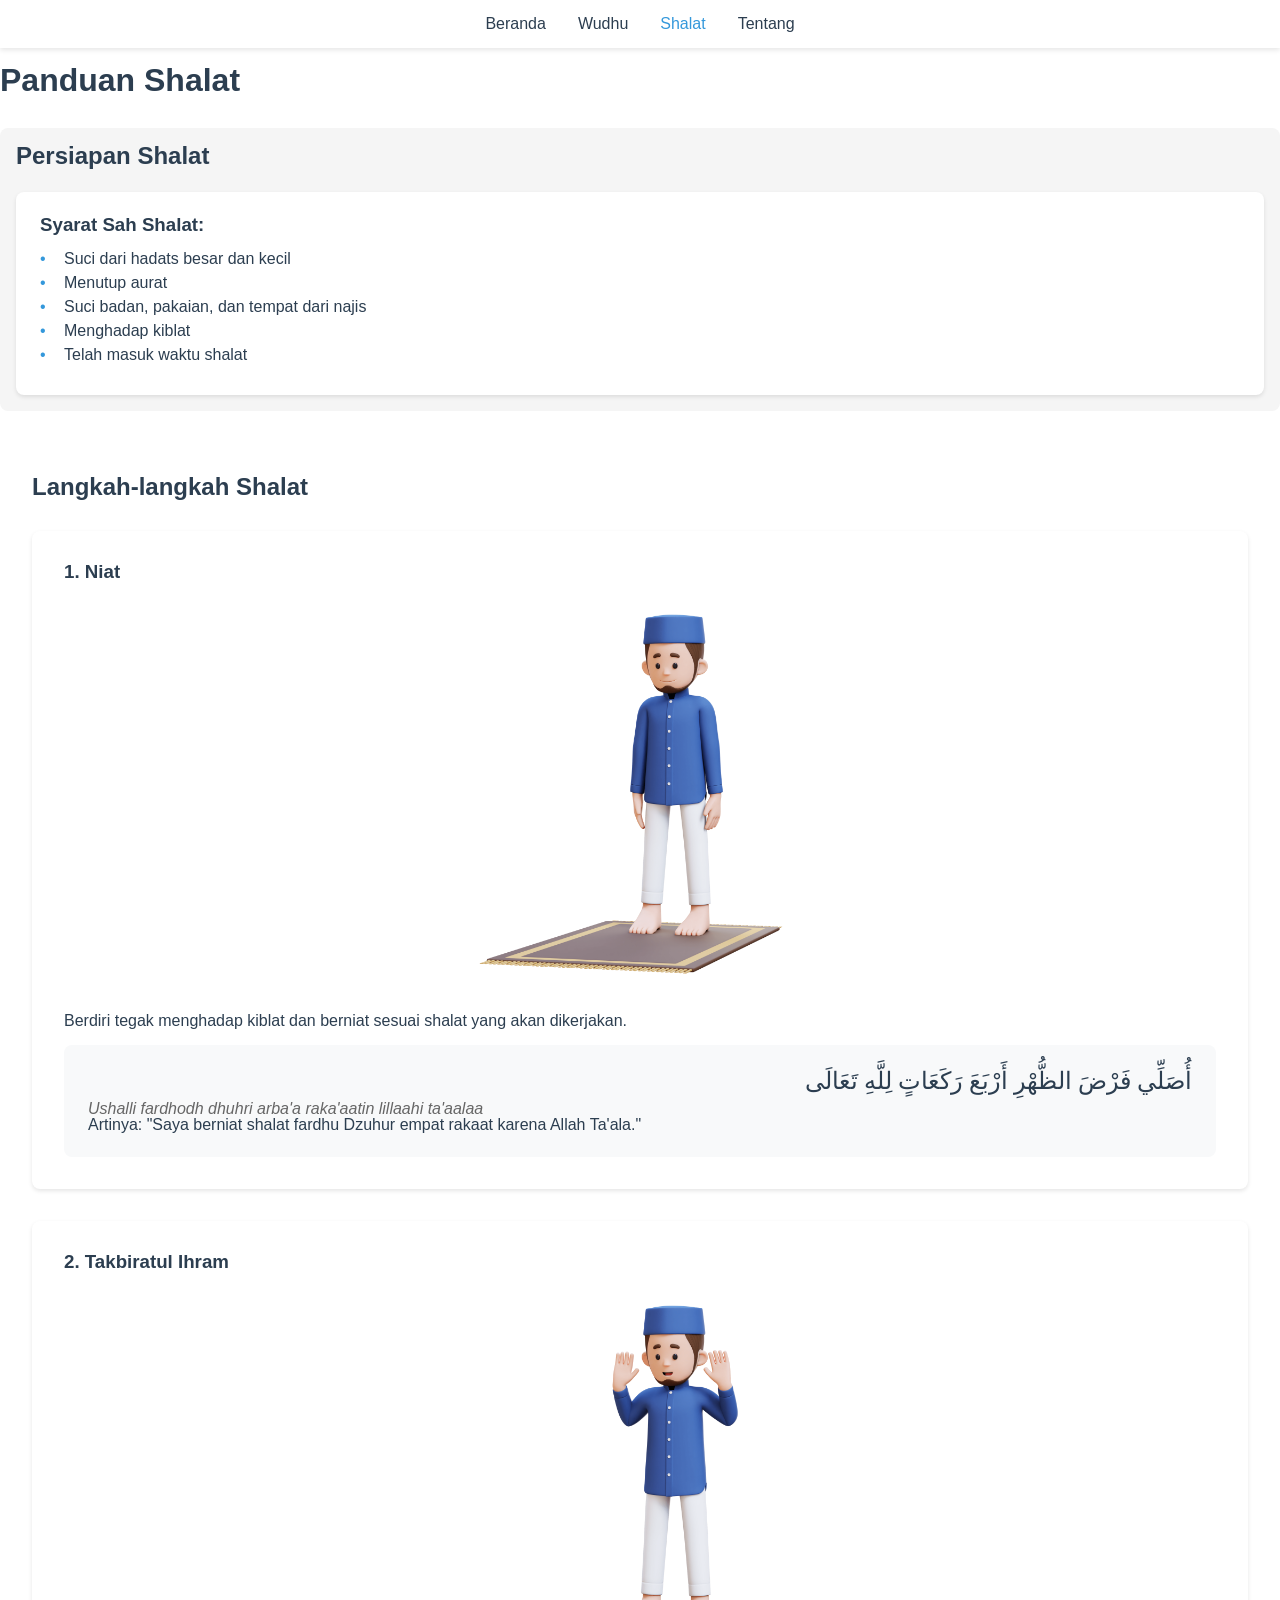
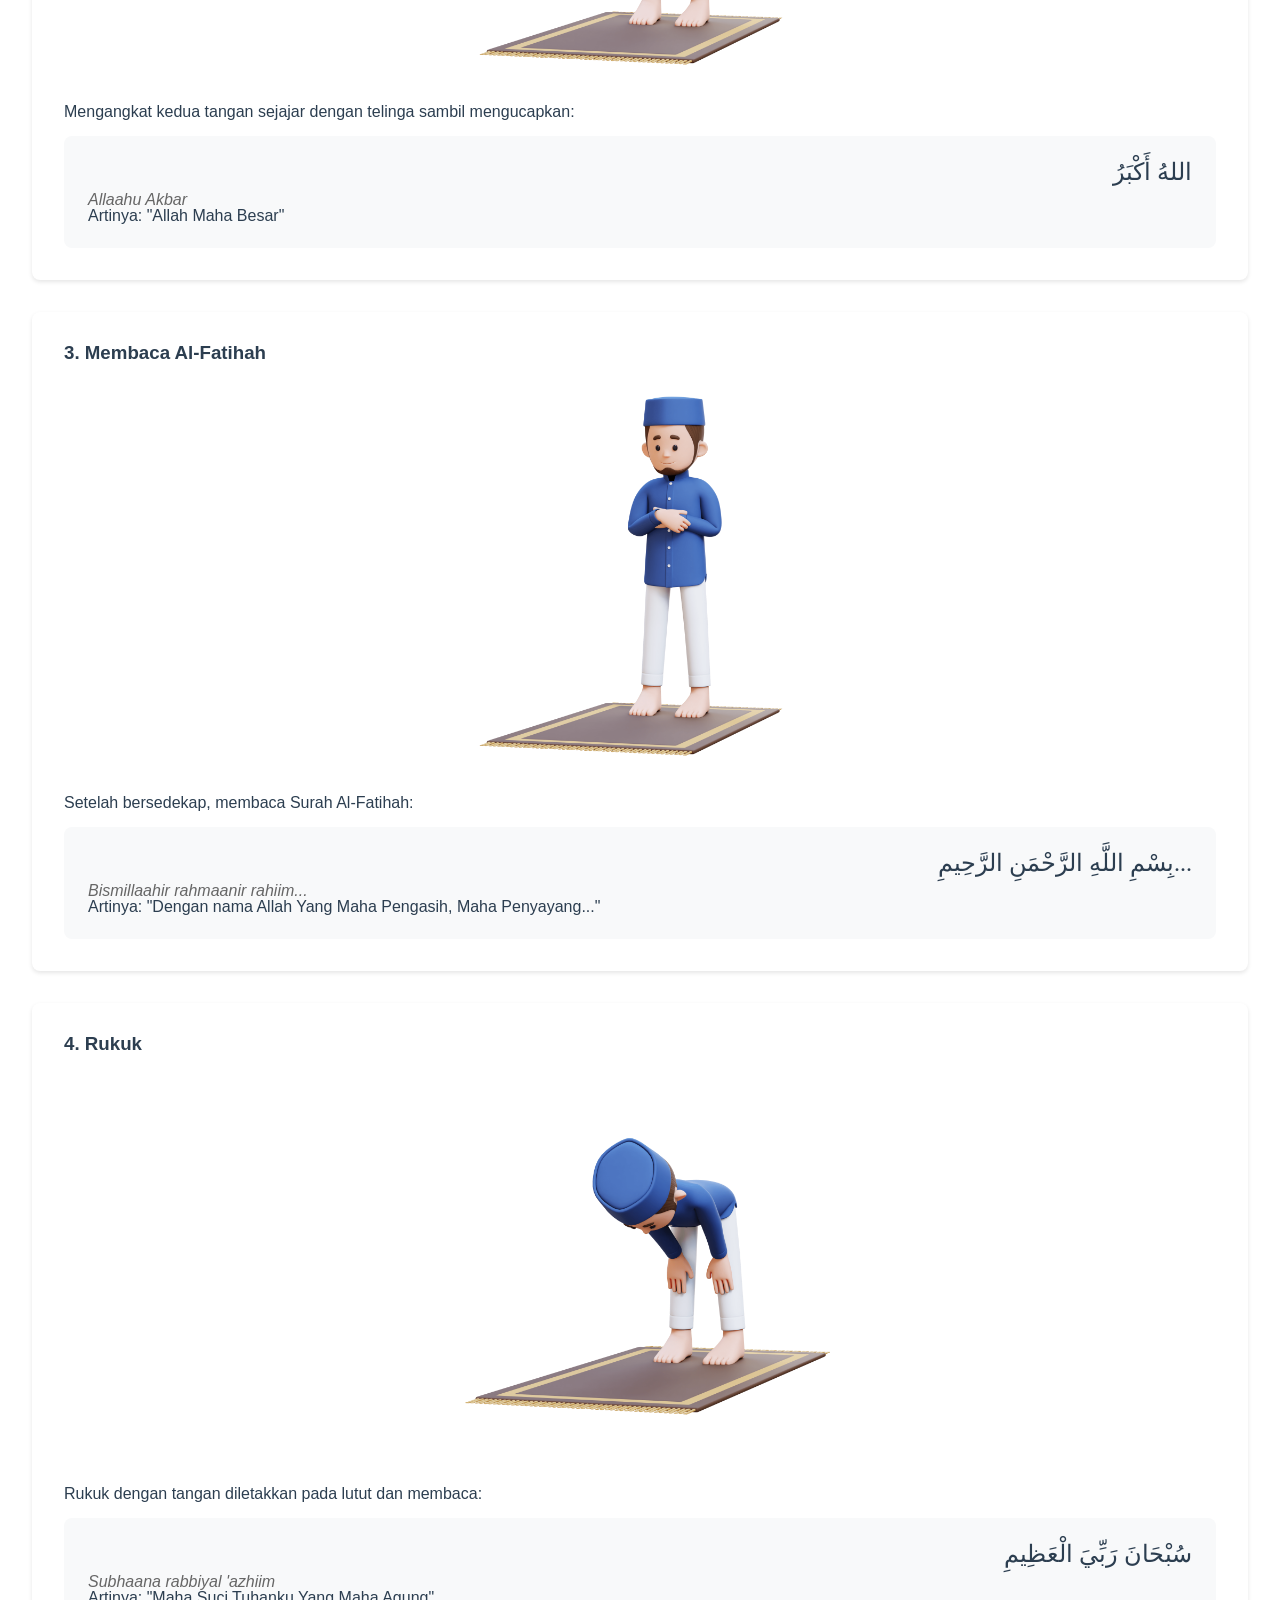
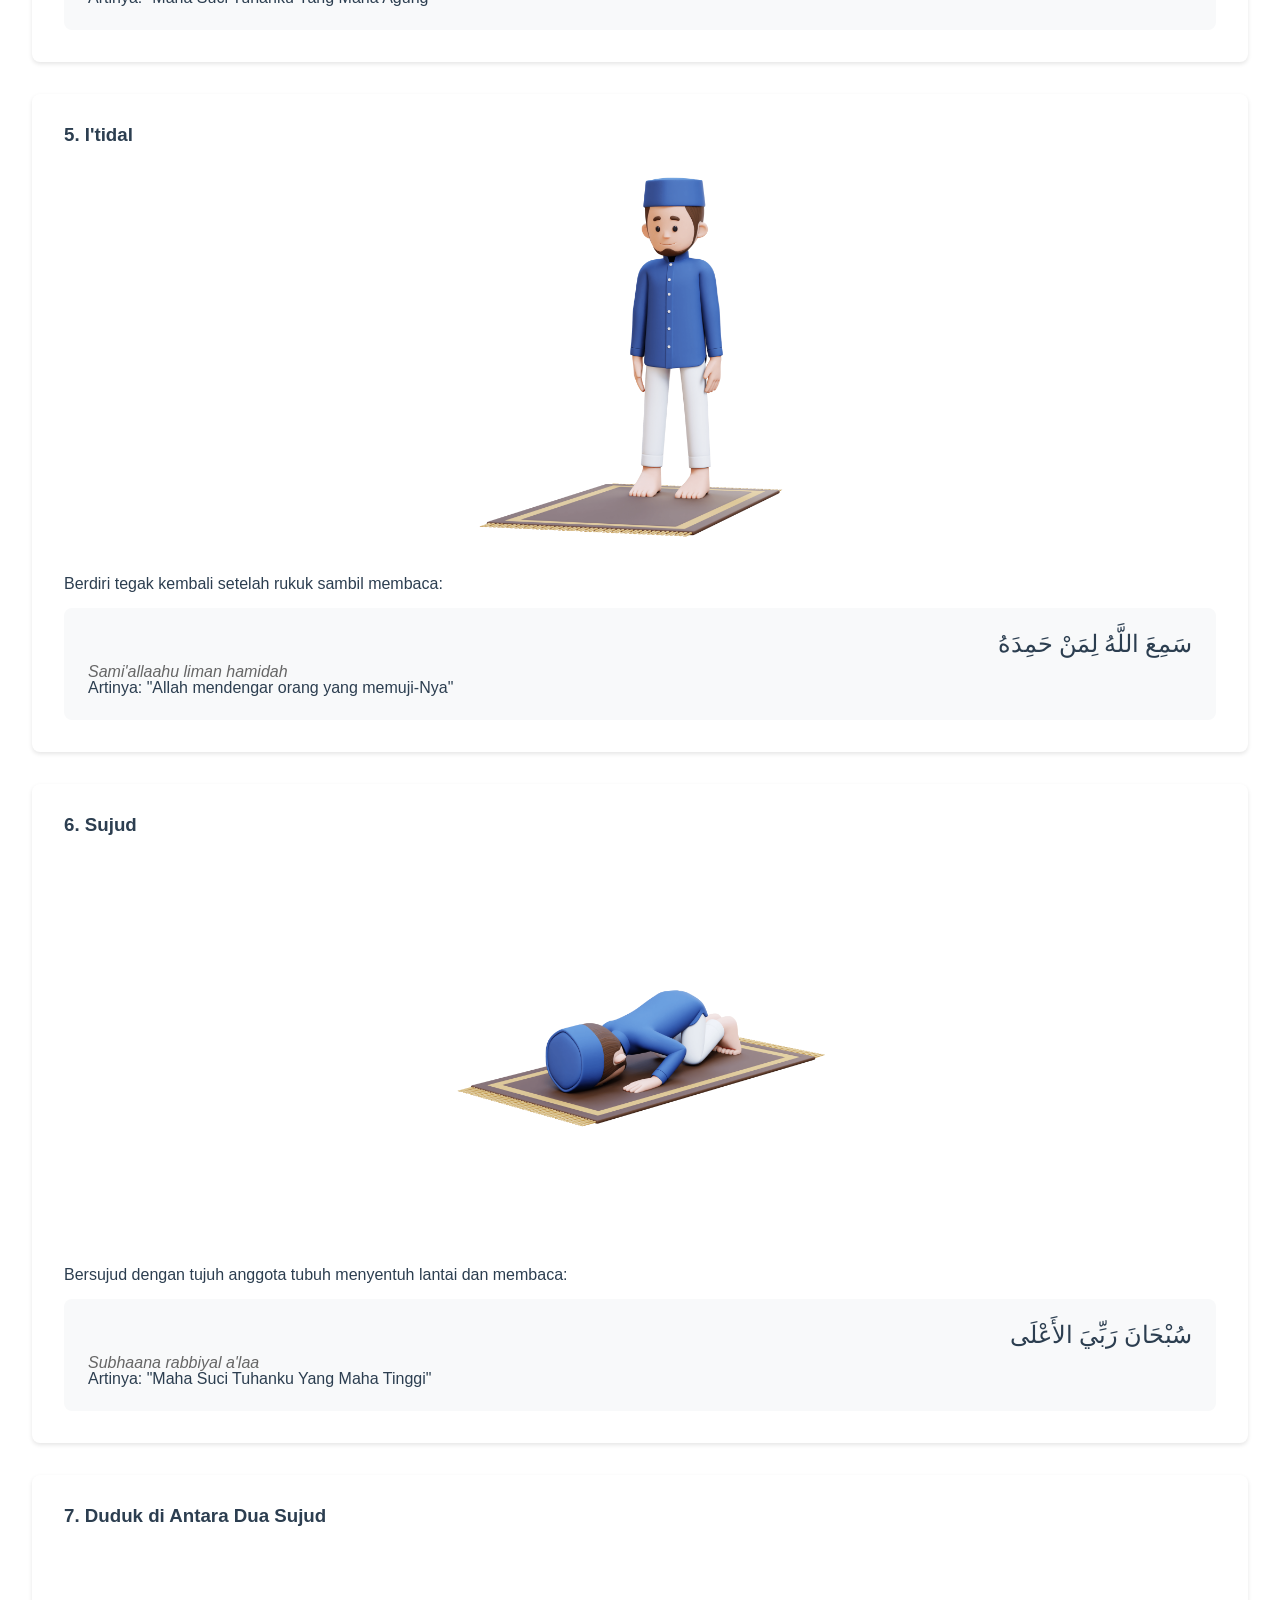
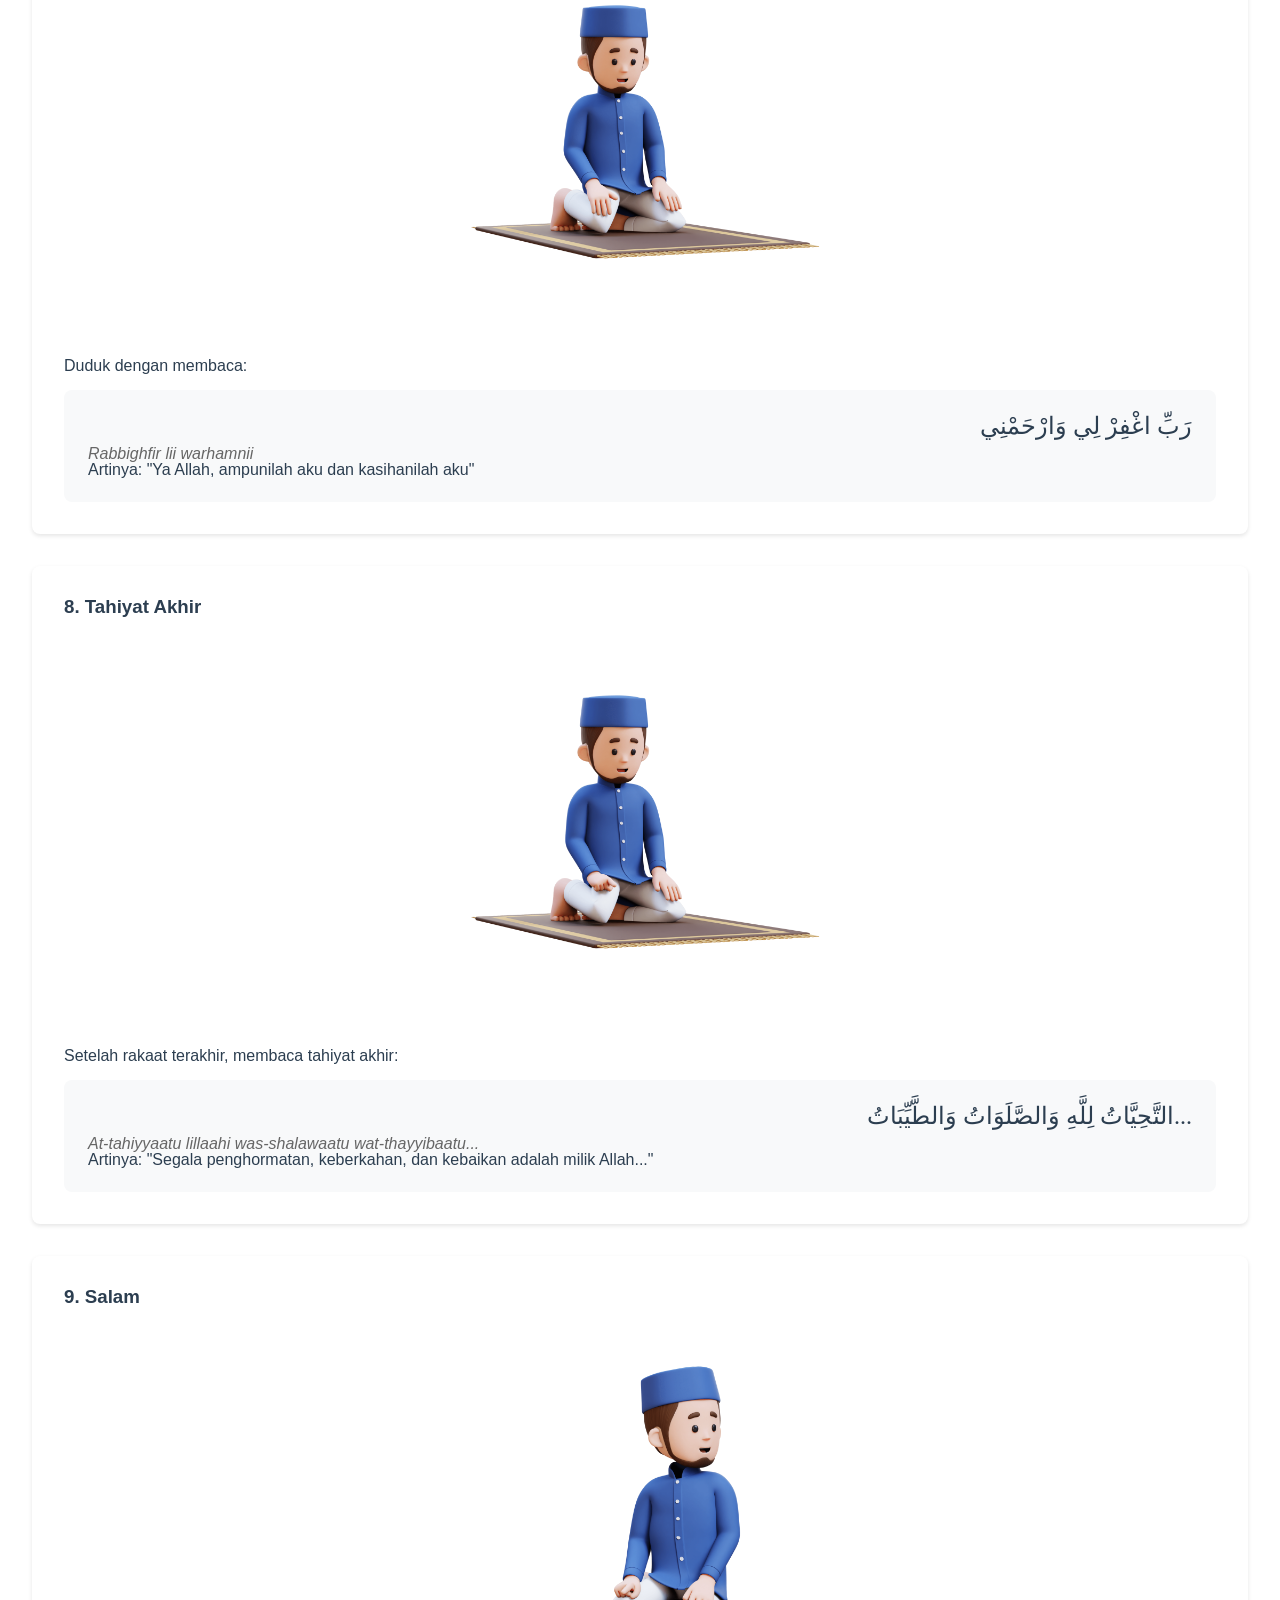
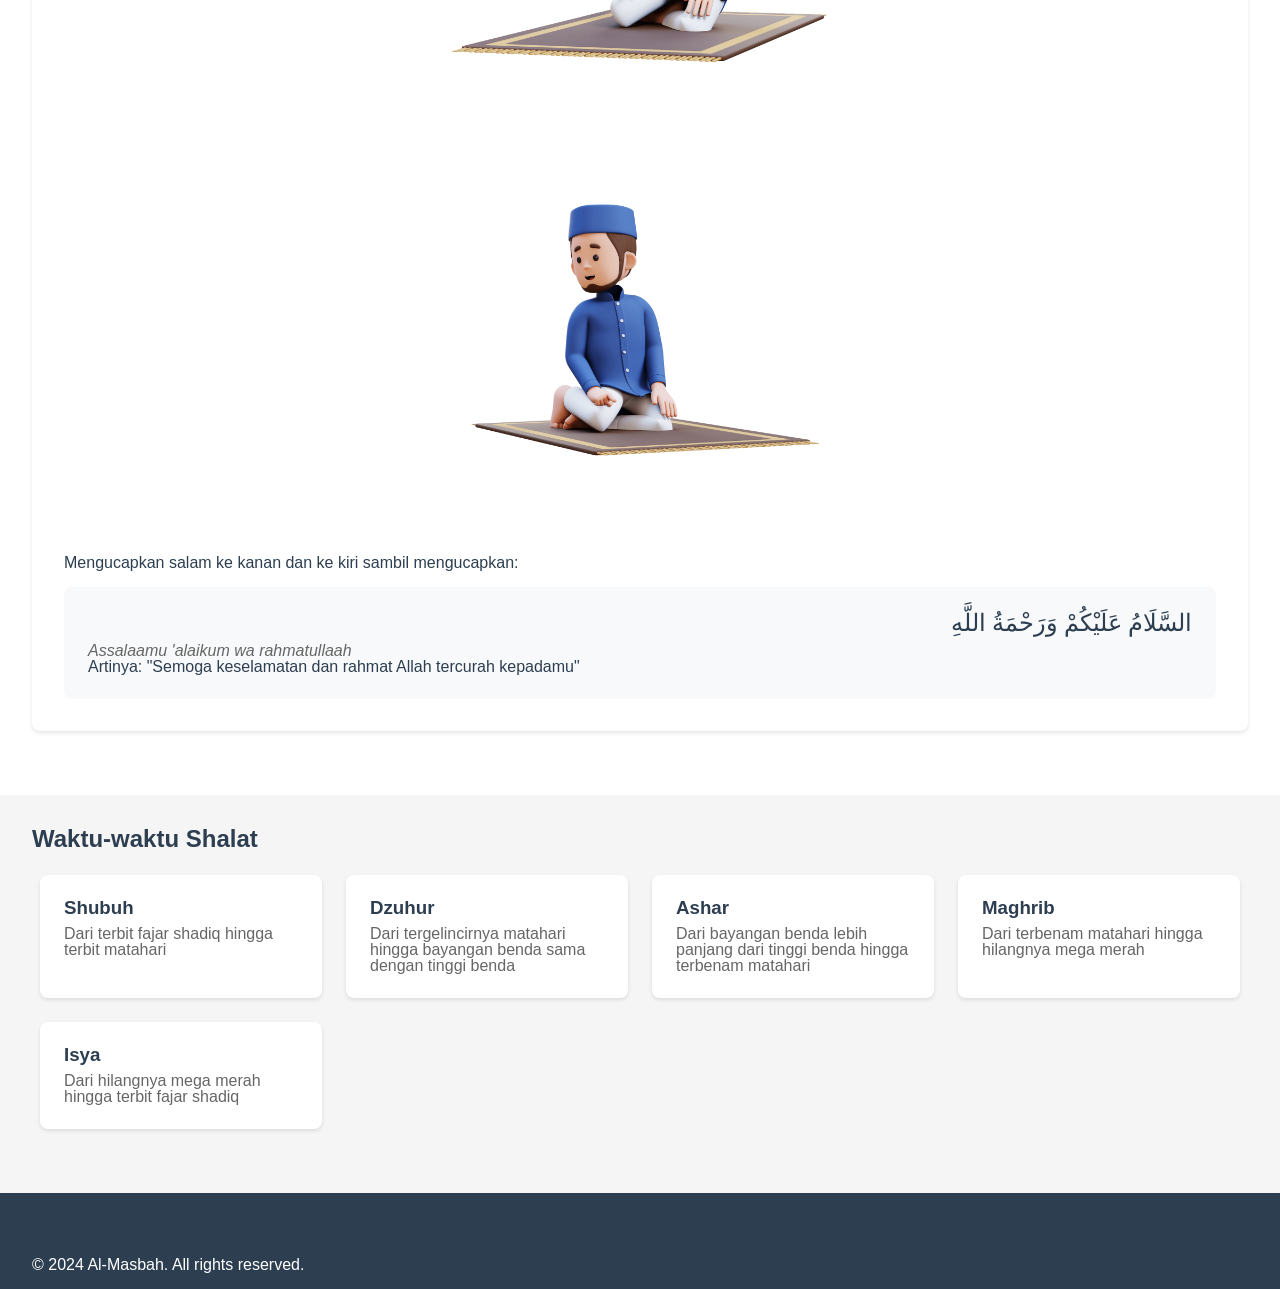
<file: views/shalat-guide.html>
<!DOCTYPE html>
<html lang="id">
<head>
    <meta charset="UTF-8">
    <meta name="viewport" content="width=device-width, initial-scale=1.0">
    <title>Panduan Shalat - Sholat Guide</title>
    <link rel="stylesheet" href="../styles/main.css">
    <link rel="stylesheet" href="../styles/shalat.css">
</head>
<body>
    <header>
        <nav class="navbar">
            <!-- <div class="logo">
                <img src="../assets/logo.png" alt="Logo Al-Masbah">
            </div> -->
            <ul class="nav-links">
                <li><a href="../index.html">Beranda</a></li>
                <li><a href="wudhu-guide.html">Wudhu</a></li>
                <li><a href="shalat-guide.html" class="active">Shalat</a></li>
                <li><a href="about.html">Tentang</a></li>
            </ul>
        </nav>
    </header>

    <main class="main-content">
        <h1 class="page-title">Panduan Shalat</h1>
        
        <section class="shalat-intro">
            <h2>Persiapan Shalat</h2>
            <div class="preparation-list">
                <div class="prep-item">
                    <h3>Syarat Sah Shalat:</h3>
                    <ul>
                        <li>Suci dari hadats besar dan kecil</li>
                        <li>Menutup aurat</li>
                        <li>Suci badan, pakaian, dan tempat dari najis</li>
                        <li>Menghadap kiblat</li>
                        <li>Telah masuk waktu shalat</li>
                    </ul>
                </div>
            </div>
        </section>

        <section class="shalat-steps">
            <h2>Langkah-langkah Shalat</h2>
            
            <div class="step-container">
                <!-- Step 1: Niat -->
                <div class="step-item">
                    <h3>1. Niat</h3>
                    <img src="../assets/shalat-steps/iktidal.png" alt="Niat Shalat">
                    <p>Berdiri tegak menghadap kiblat dan berniat sesuai shalat yang akan dikerjakan.</p>
                    <div class="doa-box">
                        <p class="arab">أُصَلِّي فَرْضَ الظُّهْرِ أَرْبَعَ رَكَعَاتٍ لِلَّهِ تَعَالَى</p>
                        <p class="latin">Ushalli fardhodh dhuhri arba'a raka'aatin lillaahi ta'aalaa</p>
                        <p class="translation">Artinya: "Saya berniat shalat fardhu Dzuhur empat rakaat karena Allah Ta'ala."</p>
                    </div>
                </div>
        
                <!-- Step 2: Takbiratul Ihram -->
                <div class="step-item">
                    <h3>2. Takbiratul Ihram</h3>
                    <img src="../assets/shalat-steps/takbiratulihram.png" alt="Takbiratul Ihram">
                    <p>Mengangkat kedua tangan sejajar dengan telinga sambil mengucapkan:</p>
                    <div class="doa-box">
                        <p class="arab">اللهُ أَكْبَرُ</p>
                        <p class="latin">Allaahu Akbar</p>
                        <p class="translation">Artinya: "Allah Maha Besar"</p>
                    </div>
                </div>
        
                <!-- Step 3: Membaca Al-Fatihah -->
                <div class="step-item">
                    <h3>3. Membaca Al-Fatihah</h3>
                    <img src="../assets/shalat-steps/alfatihah.png" alt="Membaca Al-Fatihah">
                    <p>Setelah bersedekap, membaca Surah Al-Fatihah:</p>
                    <div class="doa-box">
                        <p class="arab">بِسْمِ اللَّهِ الرَّحْمَنِ الرَّحِيمِ...</p>
                        <p class="latin">Bismillaahir rahmaanir rahiim...</p>
                        <p class="translation">Artinya: "Dengan nama Allah Yang Maha Pengasih, Maha Penyayang..."</p>
                    </div>
                </div>
        
                <!-- Step 4: Rukuk -->
                <div class="step-item">
                    <h3>4. Rukuk</h3>
                    <img src="../assets/shalat-steps/rukuk.png" alt="Rukuk">
                    <p>Rukuk dengan tangan diletakkan pada lutut dan membaca:</p>
                    <div class="doa-box">
                        <p class="arab">سُبْحَانَ رَبِّيَ الْعَظِيمِ</p>
                        <p class="latin">Subhaana rabbiyal 'azhiim</p>
                        <p class="translation">Artinya: "Maha Suci Tuhanku Yang Maha Agung"</p>
                    </div>
                </div>
        
                <!-- Step 5: I'tidal -->
                <div class="step-item">
                    <h3>5. I'tidal</h3>
                    <img src="../assets/shalat-steps/iktidal.png" alt="I'tidal">
                    <p>Berdiri tegak kembali setelah rukuk sambil membaca:</p>
                    <div class="doa-box">
                        <p class="arab">سَمِعَ اللَّهُ لِمَنْ حَمِدَهُ</p>
                        <p class="latin">Sami'allaahu liman hamidah</p>
                        <p class="translation">Artinya: "Allah mendengar orang yang memuji-Nya"</p>
                    </div>
                </div>
        
                <!-- Step 6: Sujud -->
                <div class="step-item">
                    <h3>6. Sujud</h3>
                    <img src="../assets/shalat-steps/sujud.png" alt="Sujud">
                    <p>Bersujud dengan tujuh anggota tubuh menyentuh lantai dan membaca:</p>
                    <div class="doa-box">
                        <p class="arab">سُبْحَانَ رَبِّيَ الأَعْلَى</p>
                        <p class="latin">Subhaana rabbiyal a'laa</p>
                        <p class="translation">Artinya: "Maha Suci Tuhanku Yang Maha Tinggi"</p>
                    </div>
                </div>
        
                <!-- Step 7: Duduk di Antara Dua Sujud -->
                <div class="step-item">
                    <h3>7. Duduk di Antara Dua Sujud</h3>
                    <img src="../assets/shalat-steps/duduk.png" alt="Duduk di Antara Dua Sujud">
                    <p>Duduk dengan membaca:</p>
                    <div class="doa-box">
                        <p class="arab">رَبِّ اغْفِرْ لِي وَارْحَمْنِي</p>
                        <p class="latin">Rabbighfir lii warhamnii</p>
                        <p class="translation">Artinya: "Ya Allah, ampunilah aku dan kasihanilah aku"</p>
                    </div>
                </div>
        
                <!-- Step 8: Tahiyat Akhir -->
                <div class="step-item">
                    <h3>8. Tahiyat Akhir</h3>
                    <img src="../assets/shalat-steps/tahiyat-akhir.png" alt="Tahiyat Akhir">
                    <p>Setelah rakaat terakhir, membaca tahiyat akhir:</p>
                    <div class="doa-box">
                        <p class="arab">التَّحِيَّاتُ لِلَّهِ وَالصَّلَوَاتُ وَالطَّيِّبَاتُ...</p>
                        <p class="latin">At-tahiyyaatu lillaahi was-shalawaatu wat-thayyibaatu...</p>
                        <p class="translation">Artinya: "Segala penghormatan, keberkahan, dan kebaikan adalah milik Allah..."</p>
                    </div>
                </div>
        
                <!-- Step 9: Salam -->
                <div class="step-item">
                    <h3>9. Salam</h3>
                    <img src="../assets/shalat-steps/salam kanan.png" alt="Salam">
                    <img src="../assets/shalat-steps/salam kiri.png" alt="Salam">
                    <p>Mengucapkan salam ke kanan dan ke kiri sambil mengucapkan:</p>
                    <div class="doa-box">
                        <p class="arab">السَّلَامُ عَلَيْكُمْ وَرَحْمَةُ اللَّهِ</p>
                        <p class="latin">Assalaamu 'alaikum wa rahmatullaah</p>
                        <p class="translation">Artinya: "Semoga keselamatan dan rahmat Allah tercurah kepadamu"</p>
                    </div>
                </div>
            </div>
        </section>
        

        <section class="shalat-times">
            <h2>Waktu-waktu Shalat</h2>
            <div class="prayer-times-container">
                <div class="prayer-time">
                    <h3>Shubuh</h3>
                    <p>Dari terbit fajar shadiq hingga terbit matahari</p>
                </div>
                <div class="prayer-time">
                    <h3>Dzuhur</h3>
                    <p>Dari tergelincirnya matahari hingga bayangan benda sama dengan tinggi benda</p>
                </div>
                <div class="prayer-time">
                    <h3>Ashar</h3>
                    <p>Dari bayangan benda lebih panjang dari tinggi benda hingga terbenam matahari</p>
                </div>
                <div class="prayer-time">
                    <h3>Maghrib</h3>
                    <p>Dari terbenam matahari hingga hilangnya mega merah</p>
                </div>
                <div class="prayer-time">
                    <h3>Isya</h3>
                    <p>Dari hilangnya mega merah hingga terbit fajar shadiq</p>
                </div>
            </div>
        </section>
    </main>

    <footer class="footer">
        <p>&copy; 2024 Al-Masbah. All rights reserved.</p>
    </footer>
</body>
</html>
</file>
<file: styles/main.css>
/* Reset dan variabel */
:root {
    --primary-color: #2C3E50;
    --secondary-color: #34495E;
    --accent-color: #3498DB;
    --text-color: #2C3E50;
    --light-bg: #ECF0F1;
    --white: #FFFFFF;
    --max-width: 1200px;
}

* {
    margin: 0;
    padding: 0;
    box-sizing: border-box;
}

body {
    font-family: 'Arial', sans-serif;
    line-height: 1;
    color: var(--text-color);
}

/* Navbar Styles */
.navbar {
    background-color: var(--white);
    padding: 1rem;
    box-shadow: 0 2px 5px rgba(0,0,0,0.1);
    position: fixed;
    width: 100%;
    top: 0;
    z-index: 1000;
}




.nav-links {
    display: flex;
    list-style: none;
    gap: 2rem;
    justify-content: center;
}

.nav-links a {
    text-decoration: none;
    color: var(--text-color);
    font-weight:500;
    transition: color 0.3s ease;
}

.nav-links a:hover,
.nav-links a.active {
    color: var(--accent-color);
}

/* Hero Section */
.hero {
    background: linear-gradient(rgba(44, 62, 80, 0.9), rgba(44, 62, 80, 0.9)),
                url('../assets/hero-bg.jpg') center/cover;
    height: 80vh;
    display: flex;
    align-items: center;
    justify-content: center;
    text-align: center;
    color: var(--white);
    padding: 2rem;
    margin-top: 30px;
}

.hero .hero-content .logo img {
    height: 180px;
    width: 180px;
    border-radius: 50%;
    object-fit: cover;
    margin-bottom: 2rem;
}

.hero-content h1 {
    font-size: 3rem;
    margin-bottom: 1rem;

}

.hero-content p {
    font-size: 1.2rem;
    margin-bottom: 2rem;
}

/* Buttons */
.btn {
    display: inline-block;
    padding: 1rem 2rem;
    border-radius: 5px;
    text-decoration: none;
    font-weight: bold;
    transition: transform 0.3s ease;
}

.btn.primary {
    background-color: var(--accent-color);
    color: var(--white);
}

.btn.secondary {
    background-color: transparent;
    border: 2px solid var(--white);
    color: var(--white);
    margin-left: 1rem;
}

.btn:hover {
    transform: translateY(-3px);
}

/* Prayer Times Section */
.prayer-times {
    padding: 4rem 2rem;
    background-color: var(--light-bg);
    text-align: center;
}

.prayer-times-container {
    display: grid;
    grid-template-columns: repeat(auto-fit, minmax(200px, 1fr));
    gap: 2rem;
    max-width: var(--max-width);
    margin: 2rem auto;
}

.prayer-time {
    background-color: var(--white);
    padding: 2rem;
    border-radius: 10px;
    box-shadow: 0 3px 10px rgba(0,0,0,0.1);
}

.prayer-time i {
    font-size: 2rem;
    color: var(--accent-color);
    margin-bottom: 1rem;
}

/* Features Section */
.features {
    padding: 4rem 2rem;
    text-align: center;
}

.features-grid {
    display: grid;
    grid-template-columns: repeat(auto-fit, minmax(250px, 1fr));
    gap: 2rem;
    max-width: var(--max-width);
    margin: 2rem auto;
}

.feature-card {
    padding: 2rem;
    border-radius: 10px;
    background-color: var(--white);
    box-shadow: 0 3px 10px rgba(0,0,0,0.1);
    transition: transform 0.3s ease;
}

.feature-card:hover {
    transform: translateY(-5px);
}

.feature-card i {
    font-size: 2.5rem;
    color: var(--accent-color);
    margin-bottom: 1rem;
}

/* Footer */
footer {
    background-color: var(--primary-color);
    color: var(--white);
    padding: 4rem 2rem 1rem;
}

.footer-content {
    display: grid;
    grid-template-columns: repeat(auto-fit, minmax(250px, 1fr));
    gap: 2rem;
    max-width: var(--max-width);
    margin: 0 auto;
}

.footer-section h3 {
    margin-bottom: 1rem;
}

.footer-section ul {
    list-style: none;
}

.footer-section ul li {
    margin-bottom: 0.5rem;
}

.footer-section a {
    color: var(--white);
    text-decoration: none;
}

.footer-section a:hover,
.footer-section a.active {
    color: var(--accent-color);
}

.social-links {
    display: flex;
    gap: 1rem;
    margin-top: 1rem;
}

.social-links a {
    font-size: 1.5rem;
}

.footer-bottom {
    text-align: center;
    margin-top: 3rem;
    padding-top: 1rem;
    border-top: 1px solid rgba(255,255,255,0.1);
}

/* Responsive Design */
@media (max-width: 768px) {
    .hamburger {
        display: none;
    }

    .nav-links {
        gap: 1rem;
    }

    .navbar {
        padding: 1rem;
    }

    .nav-links a {
        font-size: 0.9rem;
    }

    .hero-content h1 {
        font-size: 2rem;
    }

    .cta-buttons {
        display: flex;
        flex-direction: column;
        gap: 1rem;
    }

    .btn.secondary {
        margin-left: 0;
    }
}

/* Utility Classes */
.container {
    max-width: var(--max-width);
    margin: 0 auto;
    padding: 0 2rem;
}

.text-center {
    text-align: center;
}

.mb-1 { margin-bottom: 1rem; }
.mb-2 { margin-bottom: 2rem; }
.mb-3 { margin-bottom: 3rem; }
</file>
<file: styles/shalat.css>
/* Styles khusus untuk halaman panduan shalat */
.main-content .page-title {
    margin-top: 4rem;
}



.shalat-intro {
    padding: 1rem;
    background-color: #f5f5f5;
    border-radius: 8px;
    margin: 2rem 0;

}

.preparation-list {
    display: grid;
    gap: 1.5rem;
    margin-top: 1.5rem;
}

.prep-item {
    background-color: white;
    padding: 1.5rem;
    border-radius: 8px;
    box-shadow: 0 2px 4px rgba(0, 0, 0, 0.1);
}

.prep-item h3 {
    color: #2c3e50;
    margin-bottom: 1rem;
}

.prep-item ul {
    list-style-type: none;
    padding-left: 0;
}

.prep-item ul li {
    margin-bottom: 0.5rem;
    padding-left: 1.5rem;
    position: relative;
}

.prep-item ul li::before {
    content: "•";
    color: #3498db;
    position: absolute;
    left: 0;
}

.shalat-steps {
    padding: 2rem;
}

.step-container {
    display: grid;
    gap: 2rem;
    margin-top: 2rem;
}

.step-item {
    background-color: white;
    padding: 2rem;
    border-radius: 8px;
    box-shadow: 0 2px 4px rgba(0, 0, 0, 0.1);
}

.step-item h3 {
    color: #2c3e50;
    margin-bottom: 1rem;
}

.step-item img {
    width: 100%;
    max-width: 400px;
    height: auto;
    margin: 1rem auto;
    display: block;
    border-radius: 8px;
}

.doa-box {
    background-color: #f8f9fa;
    padding: 1.5rem;
    border-radius: 8px;
    margin-top: 1rem;
}

.doa-box .arab {
    font-size: 1.5rem;
    text-align: right;
    margin-bottom: 0.5rem;
    font-family: "Traditional Arabic", serif;
}

.doa-box .latin {
    color: #666;
    font-style: italic;
}

.shalat-times {
    padding: 2rem;
    background-color: #f5f5f5;
    margin-top: 2rem;
}

.prayer-times-container {
    display: grid;
    grid-template-columns: repeat(auto-fit, minmax(250px, 1fr));
    gap: 1.5rem;
    margin-top: 1.5rem;
}

.prayer-time {
    background-color: white;
    padding: 1.5rem;
    border-radius: 8px;
    box-shadow: 0 2px 4px rgba(0, 0, 0, 0.1);
}

.prayer-time h3 {
    color: #2c3e50;
    margin-bottom: 0.5rem;
}

.prayer-time p {
    color: #666;
}

/* Responsiveness */
@media (max-width: 768px) {
    .preparation-list,
    .step-container {
        grid-template-columns: 1fr;
    }

    .step-item {
        padding: 1.5rem;
    }

    .doa-box .arab {
        font-size: 1.2rem;
    }


    /* .main-content .page-title {
        margin-top: 3rem;
    } */
}

/* Animations */
.step-item {
    transition: transform 0.3s ease;
}

.step-item:hover {
    transform: translateY(-5px);
}

/* Print styles */
@media print {
    .header,
    .footer {
        display: none;
    }

    .step-item {
        break-inside: avoid;
        page-break-inside: avoid;
    }
}
</file>
